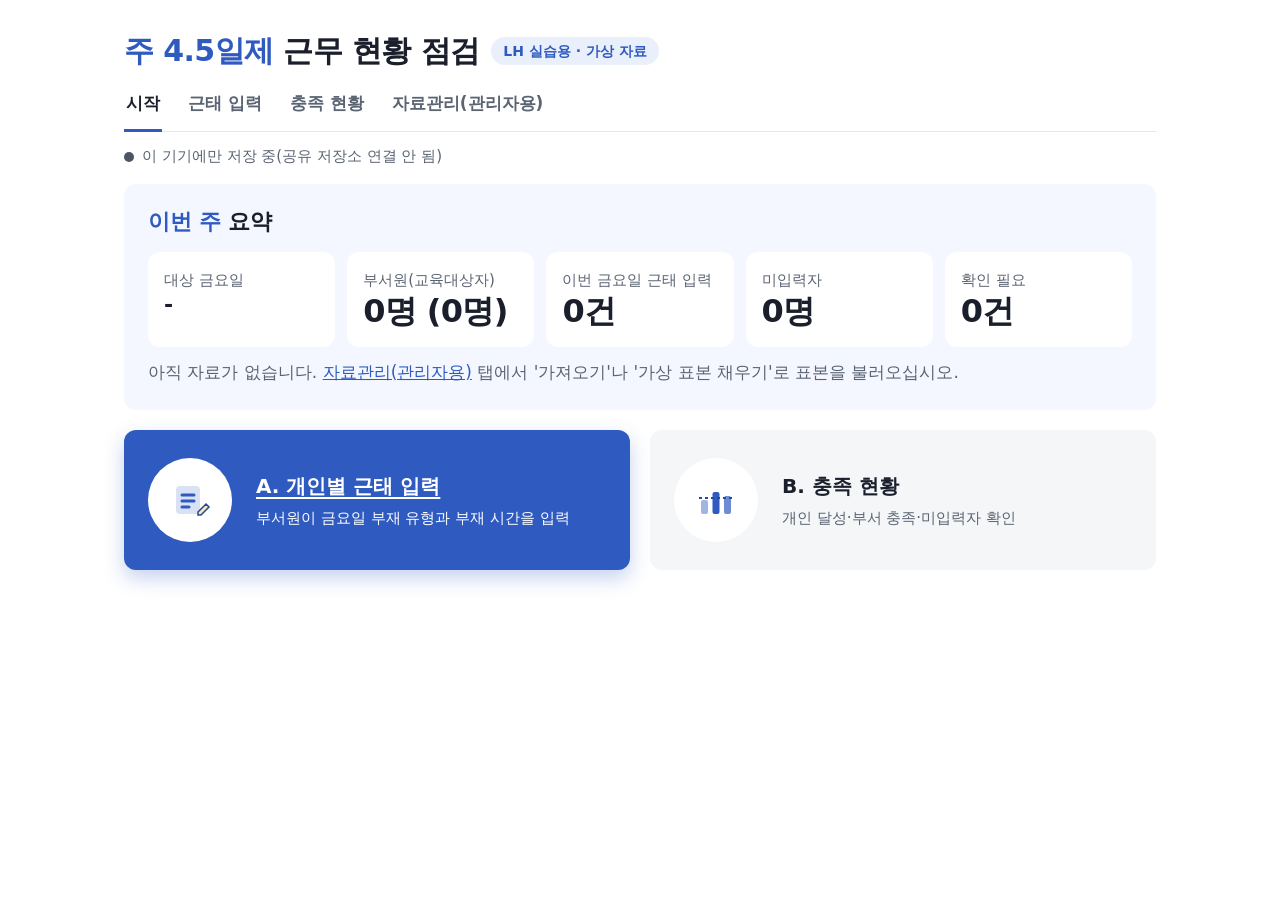
<file: index.html>
<!doctype html>
<html lang="ko"><head><meta charset="utf-8"><title>주 4.5일제 근무 현황 점검</title>
<meta http-equiv="refresh" content="0; url=tools/index.html"></head>
<body><p><a href="tools/index.html">시작 페이지로 이동</a></p></body></html>
</file>
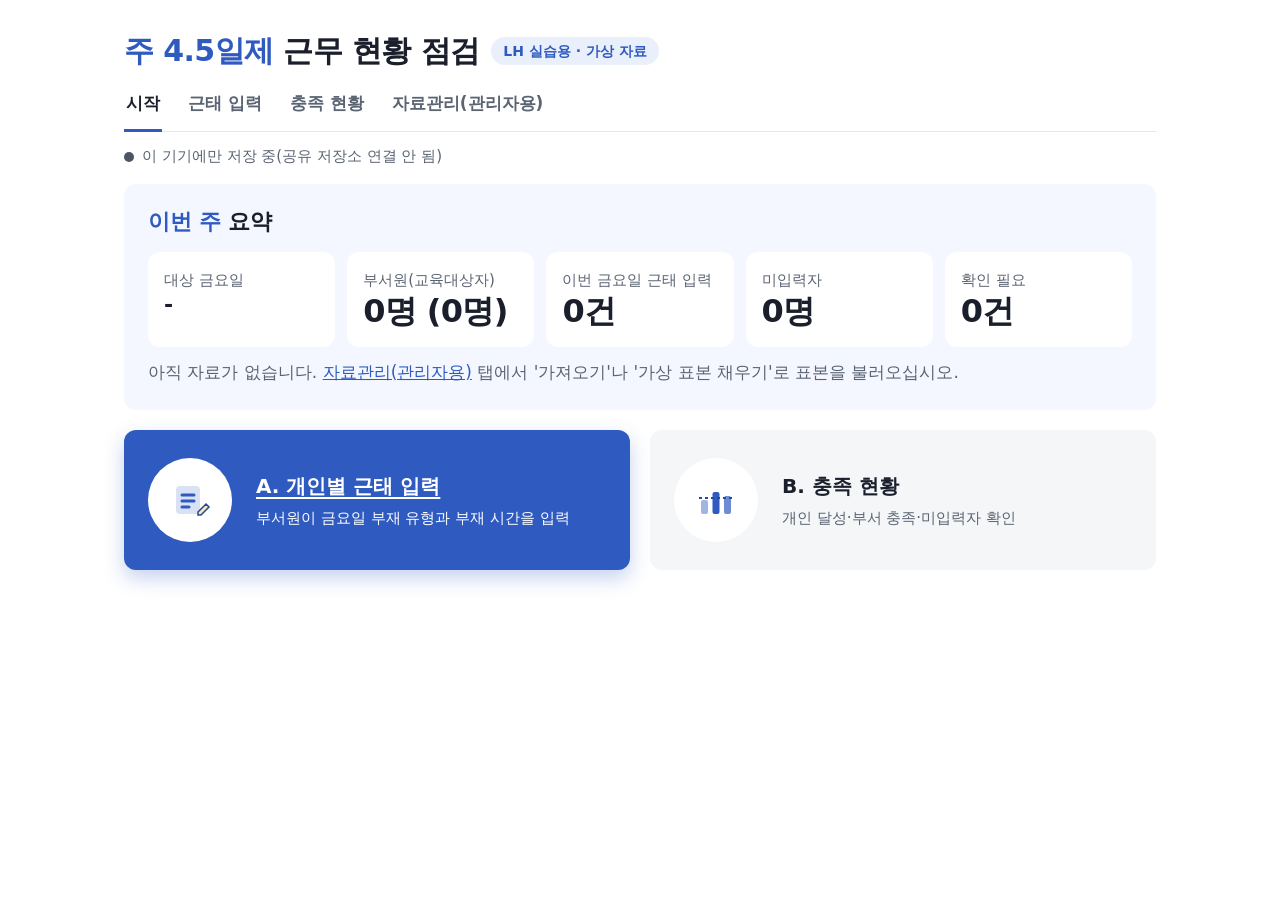
<file: tools/index.html>
<!doctype html>
<html lang="ko">
<head>
<meta charset="utf-8">
<meta name="viewport" content="width=device-width, initial-scale=1">
<title>주 4.5일제 근무 현황 점검</title>
<link rel="stylesheet" href="assets/style.css">
<style>
  .summary { display: grid; grid-template-columns: repeat(5, 1fr); gap: 12px; }
  @media (max-width: 900px) { .summary { grid-template-columns: repeat(3, 1fr); } }
  @media (max-width: 640px) { .summary { grid-template-columns: repeat(2, 1fr); } }
  .summary > div { background: var(--card); border-radius: var(--r-card); padding: var(--s3) var(--s3); }
  .summary .label { color: var(--muted); font-size: var(--fs-small); }
  .summary .value { font-size: var(--fs-num); font-weight: 800; line-height: 1.2; font-variant-numeric: tabular-nums; letter-spacing: -0.02em; }
  .summary .value.date { font-size: 22px; }
  .summary .value { white-space: nowrap; }
  @media (max-width: 640px) { .summary .value { font-size: 24px; } .summary .value.date { font-size: 18px; } }
  .empty { color: var(--muted); margin: var(--s2) 0 0; }
  .empty a { color: var(--primary); }
  /* LH 바로가기 카드처럼: 중요한 하나만 진한 파랑 */
  .go { display: grid; grid-template-columns: 1fr 1fr; gap: 20px; margin-bottom: 20px; }
  @media (max-width: 640px) { .go { grid-template-columns: 1fr; } }
  .go a {
    display: flex; align-items: center; gap: var(--s4); padding: 28px var(--s4); border-radius: var(--r-card);
    text-decoration: none; background: var(--card-gray); color: var(--text); transition: transform .12s ease;
  }
  .go a:hover { transform: translateY(-2px); }
  .go a.main { background: var(--primary); color: var(--on-primary); box-shadow: 0 8px 20px rgba(47, 91, 193, .28); }
  .go .ico { flex: none; width: 84px; height: 84px; border-radius: 50%; background: #fff; display: grid; place-items: center; }
  .go strong { display: block; font-size: var(--fs-card); font-weight: 800; margin-bottom: 4px; }
  .go a.main strong { text-decoration: underline; text-underline-offset: 4px; }
  .go span.desc { display: block; color: var(--muted); font-size: var(--fs-small); }
  .go a.main span.desc { color: #fff; }
  @media (max-width: 640px) { .go .ico { width: 64px; height: 64px; } .go .ico svg { width: 34px; height: 34px; } }
</style>
</head>
<body>
<div class="wrap">
  <div class="title-row">
    <h1><span class="accent">주 4.5일제</span> 근무 현황 점검</h1>
    <span class="practice-tag">LH 실습용 · 가상 자료</span>
  </div>

  <nav class="menu" aria-label="메뉴">
    <a href="index.html" aria-current="page">시작</a>
    <a class="mobile-only" href="pages/summary.html">요약</a>
    <a href="pages/IN.html">근태 입력</a>
    <a href="pages/board.html">충족 현황</a>
    <a href="pages/admin.html">자료관리(관리자용)</a>
  </nav>
  <p class="sync-state" id="syncState" role="status" aria-live="polite"></p>

  <!-- PC 화면: 요약을 시작 페이지에 합쳐 보인다 (휴대폰은 요약 탭) -->
  <div class="section pc-only">
    <h2><span class="accent">이번 주</span> 요약</h2>
    <div class="summary">
      <div><div class="label">대상 금요일</div><div class="value date" id="sumFriday">-</div></div>
      <div><div class="label">부서원(교육대상자)</div><div class="value" id="sumMembers">0명</div></div>
      <div><div class="label">이번 금요일 근태 입력</div><div class="value" id="sumAttendance">0건</div></div>
      <div><div class="label">미입력자</div><div class="value" id="sumMissing">0명</div></div>
      <div><div class="label">확인 필요</div><div class="value" id="sumFlags">0건</div></div>
    </div>
    <p class="empty" id="sumEmpty">아직 자료가 없습니다. <a href="pages/admin.html">자료관리(관리자용)</a> 탭에서 '가져오기'나 '가상 표본 채우기'로 표본을 불러오십시오.</p>
  </div>

  <div class="go">
    <a href="pages/IN.html" class="main">
      <span class="ico" aria-hidden="true"><svg width="44" height="44" viewBox="0 0 44 44"><rect x="8" y="8" width="24" height="28" rx="4" fill="#fff"/><rect x="8" y="8" width="24" height="28" rx="4" fill="#2F5BC1" opacity=".18"/><path d="M14 17h12M14 23h12M14 29h7" stroke="#2F5BC1" stroke-width="3" stroke-linecap="round"/><path d="M30 34l8-8 3 3-8 8h-3z" fill="#FFE6A3" stroke="#24489A" stroke-width="1.5"/></svg></span>
      <span><strong>A. 개인별 근태 입력</strong><span class="desc">부서원이 금요일 부재 유형과 부재 시간을 입력</span></span>
    </a>
    <a href="pages/board.html">
      <span class="ico" aria-hidden="true"><svg width="44" height="44" viewBox="0 0 44 44"><rect x="7" y="22" width="7" height="14" rx="2" fill="#2F5BC1" opacity=".45"/><rect x="18.5" y="14" width="7" height="22" rx="2" fill="#2F5BC1"/><rect x="30" y="18" width="7" height="18" rx="2" fill="#2F5BC1" opacity=".7"/><path d="M5 20h34" stroke="#24489A" stroke-width="2" stroke-dasharray="3 3"/></svg></span>
      <span><strong>B. 충족 현황</strong><span class="desc">개인 달성·부서 충족·미입력자 확인</span></span>
    </a>
  </div>
</div>
<script src="assets/common.js"></script>
<script>
(function () {
  'use strict';
  function $(id) { return document.getElementById(id); }

  /* 미입력자·확인 필요 수 — 충족 현황 페이지(board.js)와 같은 기준으로 센다 */
  function countChecks(d) {
    var types = ['없음', '휴가', '출장'];
    var seen = Object.create(null), list = [];
    d.members.forEach(function (m) {
      if (m && typeof m.id === 'string' && m.id !== '' && !seen[m.id]) { seen[m.id] = true; list.push(m); }
    });
    var byId = Object.create(null), flags = 0, missing = 0;
    d.attendance.forEach(function (a) {
      if (!a || a.date !== d.targetFriday) { return; }
      if (!seen[a.id]) { flags += 1; return; }            /* 명단에 없는 사번 */
      (byId[a.id] = byId[a.id] || []).push(a);
    });
    list.forEach(function (m) {
      if (m.trainee === true) { return; }                 /* 교육대상자는 평가 제외 */
      var recs = byId[m.id] || [];
      if (recs.length > 1) { flags += 1; return; }         /* 중복 입력 */
      if (recs.length === 0) { missing += 1; return; }     /* 미입력 */
      var r = recs[0];
      var ok = types.indexOf(r.absentType) >= 0 && typeof r.absentHours === 'number' &&
        isFinite(r.absentHours) && r.absentHours >= 0 && r.absentHours <= 8;
      if (!ok) { flags += 1; }                             /* 값 오류 */
    });
    return { missing: missing, flags: flags };
  }

  function renderSummary() {
    var d = loadData();
    var trainees = d.members.filter(function (m) { return m && m.trainee === true; }).length;
    var thisFriday = d.attendance.filter(function (a) { return a && a.date === d.targetFriday; }).length;
    $('sumFriday').textContent = d.targetFriday || '-';
    $('sumMembers').textContent = d.members.length + '명 (' + trainees + '명)';
    $('sumAttendance').textContent = thisFriday + '건';
    var c = countChecks(d);
    $('sumMissing').textContent = c.missing + '명';
    $('sumFlags').textContent = c.flags + '건';
    $('sumEmpty').hidden = d.members.length > 0;
  }

  /* 공유 저장소 상태 한 줄 */
  function showSync(s) {
    var el = document.getElementById('syncState');
    el.textContent = s.message || '';
    el.className = 'sync-state ' + (!s.shared ? 'local' : (s.ok ? 'ok' : 'warn'));
  }

  startAutoSync(function (s) { showSync(s); if (s.changed) { renderSummary(); } });
  renderSummary();
})();
</script>
</body>
</html>
</file>
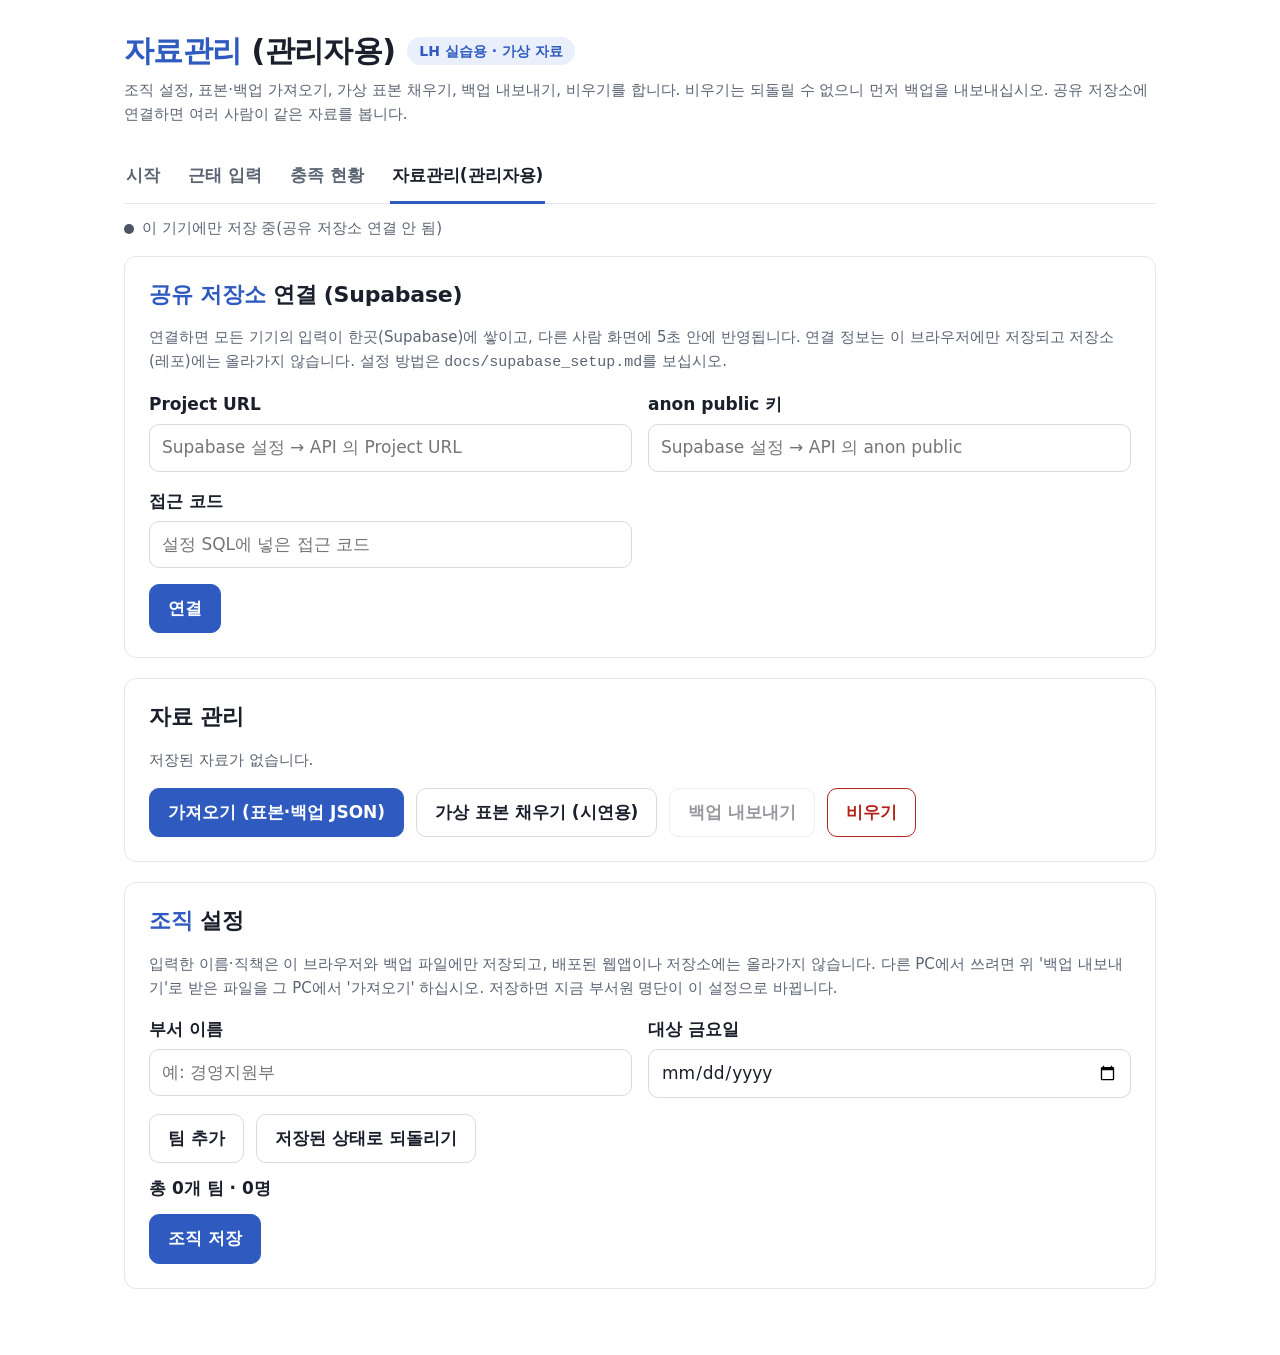
<file: tools/pages/admin.html>
<!doctype html>
<html lang="ko">
<head>
<meta charset="utf-8">
<meta name="viewport" content="width=device-width, initial-scale=1">
<title>자료관리(관리자용) — 주 4.5일제 근무 현황 점검</title>
<link rel="stylesheet" href="../assets/style.css">
<style>
  .state { color: var(--muted); font-size: var(--fs-small); margin: 0 0 var(--s3); }
  .org-top { display: grid; grid-template-columns: 1fr 1fr; gap: var(--s3); margin-bottom: var(--s3); }
  .org-top label, .team-head label { display: block; margin-bottom: 6px; font-weight: 600; }
  .org-top input, .team-head input { width: 100%; }
  .team { border: 1px dashed var(--dash); border-radius: 8px; padding: var(--s3); margin-bottom: var(--s3); }
  .team-head { display: grid; grid-template-columns: 1.4fr 110px auto; gap: var(--s2); align-items: end; margin-bottom: var(--s2); }
  .person { display: grid; grid-template-columns: 32px 1fr 1fr; gap: var(--s2); align-items: center; margin-bottom: var(--s2); }
  .person .no { color: var(--muted); text-align: right; font-variant-numeric: tabular-nums; }
  .org-total { font-weight: 700; margin: var(--s2) 0; }
  .privacy { color: var(--muted); font-size: var(--fs-small); margin: 0 0 var(--s3); }
  @media (max-width: 640px) {
    .org-top { grid-template-columns: 1fr; }
    .team-head { grid-template-columns: 1fr 90px; }
    .team-head .danger { grid-column: 1 / -1; }
    .person { grid-template-columns: 24px 1fr 1fr; gap: 6px; }
  }
</style>
</head>
<body>
<div class="wrap">
  <div class="title-row">
    <h1><span class="accent">자료관리</span> (관리자용)</h1>
    <span class="practice-tag">LH 실습용 · 가상 자료</span>
  </div>
  <p class="sub">조직 설정, 표본·백업 가져오기, 가상 표본 채우기, 백업 내보내기, 비우기를 합니다. 비우기는 되돌릴 수 없으니 먼저 백업을 내보내십시오. 공유 저장소에 연결하면 여러 사람이 같은 자료를 봅니다.</p>

  <nav class="menu" aria-label="메뉴">
    <a href="../index.html">시작</a>
    <a class="mobile-only" href="summary.html">요약</a>
    <a href="IN.html">근태 입력</a>
    <a href="board.html">충족 현황</a>
    <a href="admin.html" aria-current="page">자료관리(관리자용)</a>
  </nav>
  <p class="sync-state" id="syncState" role="status" aria-live="polite"></p>

  <div class="card">
    <h2><span class="accent">공유 저장소</span> 연결 (Supabase)</h2>
    <p class="privacy">연결하면 모든 기기의 입력이 한곳(Supabase)에 쌓이고, 다른 사람 화면에 5초 안에 반영됩니다. 연결 정보는 이 브라우저에만 저장되고 저장소(레포)에는 올라가지 않습니다. 설정 방법은 <code>docs/supabase_setup.md</code>를 보십시오.</p>
    <div id="sharedForm">
      <div class="org-top">
        <div><label for="shUrl">Project URL</label><input id="shUrl" type="text" autocomplete="off" placeholder="Supabase 설정 → API 의 Project URL"></div>
        <div><label for="shKey">anon public 키</label><input id="shKey" type="password" autocomplete="off" placeholder="Supabase 설정 → API 의 anon public"></div>
      </div>
      <div class="org-top">
        <div><label for="shCode">접근 코드</label><input id="shCode" type="password" autocomplete="off" placeholder="설정 SQL에 넣은 접근 코드"></div>
      </div>
      <div class="row"><button type="button" class="primary" id="shConnectBtn">연결</button></div>
    </div>
    <div id="sharedOn" hidden>
      <p class="state" id="shState"></p>
      <div class="row">
        <button type="button" id="shLinkBtn">직원용 링크 복사</button>
        <button type="button" class="danger" id="shOffBtn">이 기기 연결 끊기</button>
      </div>
      <input id="shLink" type="text" readonly hidden style="width:100%;margin-top:var(--s2)" aria-label="직원용 링크">
      <p class="privacy" style="margin-top:var(--s2)">직원용 링크에는 접근 코드가 들어 있습니다. 부서원에게만 전달하십시오. 링크는 배포 주소에서 복사해야 휴대폰에서 열립니다. 접근 코드를 바꾸면(설정 SQL 마지막 줄) 예전 링크는 막힙니다.</p>
    </div>
    <div class="msg" id="shMsg" role="status" aria-live="polite" hidden></div>
  </div>

  <div class="card">
    <h2>자료 관리</h2>
    <p class="state" id="stateLine"></p>
    <div class="row">
      <button type="button" class="primary" id="importBtn">가져오기 (표본·백업 JSON)</button>
      <button type="button" id="sampleBtn">가상 표본 채우기 (시연용)</button>
      <input type="file" id="importFile" accept=".json,application/json" hidden>
      <button type="button" id="exportBtn">백업 내보내기</button>
      <button type="button" class="danger" id="clearBtn">비우기</button>
    </div>
    <div class="msg" id="manageMsg" role="status" aria-live="polite" hidden></div>
  </div>

  <div class="card">
    <h2><span class="accent">조직</span> 설정</h2>
    <p class="privacy">입력한 이름·직책은 이 브라우저와 백업 파일에만 저장되고, 배포된 웹앱이나 저장소에는 올라가지 않습니다. 다른 PC에서 쓰려면 위 '백업 내보내기'로 받은 파일을 그 PC에서 '가져오기' 하십시오. 저장하면 지금 부서원 명단이 이 설정으로 바뀝니다.</p>
    <div class="org-top">
      <div><label for="orgDept">부서 이름</label><input id="orgDept" type="text" maxlength="30" placeholder="예: 경영지원부"></div>
      <div><label for="orgFriday">대상 금요일</label><input id="orgFriday" type="date"></div>
    </div>
    <div id="teamList"></div>
    <div class="row">
      <button type="button" id="addTeamBtn">팀 추가</button>
      <button type="button" id="resetOrgBtn">저장된 상태로 되돌리기</button>
    </div>
    <p class="org-total" id="orgTotal"></p>
    <div class="row"><button type="button" class="primary" id="saveOrgBtn">조직 저장</button></div>
    <div class="msg" id="orgMsg" role="status" aria-live="polite" hidden></div>
  </div>
</div>
<script src="../assets/common.js"></script>
<script>
(function () {
  'use strict';
  function $(id) { return document.getElementById(id); }

  function showMsg(text, kind, id) {
    var el = $(id || 'manageMsg');
    el.textContent = text;
    el.className = 'msg ' + kind;
    el.hidden = false;
  }

  /* 지금 저장된 자료 상태 한 줄 + 백업 버튼 켜고 끄기 */
  function renderState() {
    var d = loadData();
    $('stateLine').textContent = d.members.length === 0 && d.attendance.length === 0
      ? '저장된 자료가 없습니다.'
      : '저장된 자료: 대상 금요일 ' + (d.targetFriday || '-') + ' · 부서원 ' + d.members.length + '명 · 근태 ' + d.attendance.length + '건';
    $('exportBtn').disabled = d.members.length === 0 && d.attendance.length === 0;
  }

  /* 가상 표본 채우기(시연용) — fetch를 쓸 수 없어 data/team_sample.json과 같은 내용을 여기 한 벌 둔다.
     표본 파일을 바꾸면 이 값도 함께 바꾼다. */
  var SAMPLE = {"targetFriday":"2026-11-27","members":[{"id":"M01","dept":"가상1부","trainee":false},{"id":"M02","dept":"가상1부","trainee":false},{"id":"M03","dept":"가상1부","trainee":false},{"id":"M04","dept":"가상1부","trainee":false},{"id":"M05","dept":"가상1부","trainee":false},{"id":"M06","dept":"가상1부","trainee":true},{"id":"M07","dept":"가상2부","trainee":false},{"id":"M08","dept":"가상2부","trainee":false},{"id":"M09","dept":"가상2부","trainee":false},{"id":"M10","dept":"가상2부","trainee":false},{"id":"M11","dept":"가상2부","trainee":true},{"id":"M12","dept":"가상2부","trainee":true},{"id":"M13","dept":"가상3부","trainee":false},{"id":"M14","dept":"가상3부","trainee":false},{"id":"M15","dept":"가상3부","trainee":false},{"id":"M16","dept":"가상3부","trainee":false},{"id":"M17","dept":"가상3부","trainee":false},{"id":"M18","dept":"가상3부","trainee":false}],"attendance":[{"id":"M01","date":"2026-11-27","absentType":"휴가","absentHours":8},{"id":"M02","date":"2026-11-27","absentType":"출장","absentHours":4},{"id":"M03","date":"2026-11-27","absentType":"휴가","absentHours":3.5},{"id":"M04","date":"2026-11-27","absentType":"없음","absentHours":0},{"id":"M06","date":"2026-11-27","absentType":"없음","absentHours":0},{"id":"M07","date":"2026-11-27","absentType":"휴가","absentHours":4},{"id":"M08","date":"2026-11-27","absentType":"출장","absentHours":6},{"id":"M09","date":"2026-11-27","absentType":"없음","absentHours":0},{"id":"M11","date":"2026-11-27","absentType":"휴가","absentHours":8},{"id":"M13","date":"2026-11-27","absentType":"휴가","absentHours":8},{"id":"M14","date":"2026-11-27","absentType":"출장","absentHours":8},{"id":"M15","date":"2026-11-27","absentType":"휴가","absentHours":5},{"id":"M16","date":"2026-11-27","absentType":"없음","absentHours":0},{"id":"M17","date":"2026-11-27","absentType":"휴가","absentHours":4},{"id":"M17","date":"2026-11-27","absentType":"없음","absentHours":0},{"id":"M18","date":"2026-11-27","absentType":"휴가","absentHours":4}]};
  $('sampleBtn').addEventListener('click', function () {
    var d = loadData();
    if ((d.members.length > 0 || d.attendance.length > 0) &&
        !window.confirm('지금 자료를 지우고 가상 표본으로 바꾸시겠습니까?')) {
      showMsg('자료는 그대로입니다.', 'warn');
      return;
    }
    var copy = JSON.parse(JSON.stringify(SAMPLE));
    if (getShared()) {
      sharedImport(copy).then(function (r) {
        showMsg(r.ok ? '가상 표본을 공유 저장소에 채웠습니다. 부서원 ' + copy.members.length + '명, 근태 ' + copy.attendance.length + '건(같은 사람·날짜가 여러 건이면 마지막 건만 남음)' : r.message, r.ok ? 'ok' : 'error');
        renderState(); loadOrg(); renderOrg();
      });
      return;
    }
    if (!saveData(copy)) { showMsg('이 브라우저에서는 저장할 수 없습니다.', 'error'); return; }
    showMsg('가상 표본을 채웠습니다. 부서원 ' + copy.members.length + '명, 근태 ' + copy.attendance.length + '건', 'ok');
    renderState(); loadOrg(); renderOrg();
  });

  $('importBtn').addEventListener('click', function () { $('importFile').click(); });
  $('importFile').addEventListener('change', function (e) {
    var file = e.target.files && e.target.files[0];
    e.target.value = '';
    if (!file) { return; }
    importJson(file).then(function (r) {
      showMsg(r.message, r.ok ? 'ok' : 'error');
      renderState(); loadOrg(); renderOrg();
    });
  });
  $('exportBtn').addEventListener('click', function () {
    exportJson();
    showMsg('백업 파일(team2g_backup.json)을 내려받았습니다.', 'ok');
  });
  $('clearBtn').addEventListener('click', function () {
    if (getShared()) {
      showMsg('공유 저장소에 연결된 동안에는 비울 수 없습니다(모두의 자료이기 때문). 조직 설정으로 명단을 바꾸거나, 이 기기 연결을 먼저 끊으십시오.', 'warn');
      return;
    }
    if (!window.confirm('저장된 자료를 모두 지우시겠습니까? 필요하면 먼저 백업을 내보내십시오.')) { return; }
    clearData();
    showMsg('자료를 비웠습니다. 가져오기로 표본을 다시 불러올 수 있습니다.', 'ok');
    renderState(); loadOrg(); renderOrg();
  });

  /* ---- 조직 설정: 부서 이름·팀·팀별 인원(이름·직책)을 입력해 부서원 명단(members)으로 저장 ---- */
  var org = { dept: '', friday: '', teams: [] };
  var orgWasMulti = false;

  function blankPerson() { return { id: '', name: '', position: '', trainee: false }; }

  function loadOrg() {
    var d = loadData();
    var depts = [];
    d.members.forEach(function (m) {
      if (m && typeof m.dept === 'string' && depts.indexOf(m.dept) < 0) { depts.push(m.dept); }
    });
    org = { dept: '', friday: d.targetFriday || '', teams: [] };
    orgWasMulti = depts.length > 1;
    if (depts.length !== 1) { return; }
    org.dept = depts[0];
    var idx = Object.create(null);
    d.members.forEach(function (m) {
      if (!m || typeof m.id !== 'string') { return; }
      var tn = typeof m.team === 'string' && m.team !== '' ? m.team : '팀 없음';
      if (!(tn in idx)) { idx[tn] = org.teams.length; org.teams.push({ name: tn, people: [] }); }
      org.teams[idx[tn]].people.push({
        id: m.id,
        name: typeof m.name === 'string' ? m.name : '',
        position: typeof m.position === 'string' ? m.position : '',
        trainee: m.trainee === true
      });
    });
  }

  function mk(tag, cls, text) {
    var e = document.createElement(tag);
    if (cls) { e.className = cls; }
    if (text !== undefined) { e.textContent = text; }
    return e;
  }

  function field(labelText, input, id) {
    var wrap = mk('div');
    var lb = mk('label', '', labelText);
    input.id = id;
    lb.setAttribute('for', id);
    wrap.appendChild(lb);
    wrap.appendChild(input);
    return wrap;
  }

  function orgCount() {
    var n = 0;
    org.teams.forEach(function (t) { n += t.people.length; });
    return n;
  }

  function renderTotal() {
    $('orgTotal').textContent = '총 ' + org.teams.length + '개 팀 · ' + orgCount() + '명';
  }

  function setCount(ti, n) {
    var t = org.teams[ti];
    n = Math.floor(Number(n));
    if (!isFinite(n) || n < 1) { n = 1; }
    if (n > 100) { n = 100; }
    if (n < t.people.length) {
      var filled = t.people.slice(n).some(function (p) { return p.name !== '' || p.position !== ''; });
      if (filled && !window.confirm('줄어드는 인원의 이름·직책 입력이 지워집니다. 줄이시겠습니까?')) { renderOrg(); return; }
      t.people.length = n;
    }
    while (t.people.length < n) { t.people.push(blankPerson()); }
    renderOrg();
  }

  function renderOrg() {
    $('orgDept').value = org.dept;
    $('orgFriday').value = org.friday;
    var box = $('teamList');
    box.textContent = '';
    org.teams.forEach(function (t, ti) {
      var card = mk('div', 'team');
      var head = mk('div', 'team-head');
      var nameIn = mk('input'); nameIn.type = 'text'; nameIn.maxLength = 30; nameIn.placeholder = '예: 1팀'; nameIn.value = t.name;
      nameIn.addEventListener('input', function () { t.name = nameIn.value; });
      head.appendChild(field('팀 이름', nameIn, 'teamName' + ti));
      var cnt = mk('input'); cnt.type = 'number'; cnt.min = '1'; cnt.max = '100'; cnt.step = '1'; cnt.value = String(t.people.length);
      cnt.addEventListener('change', function () { setCount(ti, cnt.value); });
      head.appendChild(field('인원 수', cnt, 'teamCount' + ti));
      var del = mk('button', 'danger', '팀 삭제'); del.type = 'button';
      del.addEventListener('click', function () {
        var filled = t.people.some(function (p) { return p.name !== '' || p.position !== ''; });
        if (filled && !window.confirm('이 팀의 입력을 지우시겠습니까?')) { return; }
        org.teams.splice(ti, 1);
        renderOrg();
      });
      head.appendChild(del);
      card.appendChild(head);
      t.people.forEach(function (p, pi) {
        var row = mk('div', 'person');
        row.appendChild(mk('span', 'no', String(pi + 1)));
        var n = mk('input'); n.type = 'text'; n.maxLength = 30; n.placeholder = '이름'; n.value = p.name;
        n.setAttribute('aria-label', (t.name || '팀 ' + (ti + 1)) + ' ' + (pi + 1) + '번 이름');
        n.addEventListener('input', function () { p.name = n.value; });
        var po = mk('input'); po.type = 'text'; po.maxLength = 30; po.placeholder = '직책'; po.value = p.position;
        po.setAttribute('aria-label', (t.name || '팀 ' + (ti + 1)) + ' ' + (pi + 1) + '번 직책');
        po.addEventListener('input', function () { p.position = po.value; });
        row.appendChild(n); row.appendChild(po);
        card.appendChild(row);
      });
      box.appendChild(card);
    });
    renderTotal();
  }

  function nextId(used) {
    var n = 1, id;
    do { id = 'E' + ('000' + n).slice(-3); n += 1; } while (used[id]);
    used[id] = true;
    return id;
  }

  function orgProblem() {
    if (org.dept.trim() === '') { return '부서 이름을 입력하십시오.'; }
    if (!/^\d{4}-\d{2}-\d{2}$/.test(org.friday)) { return '대상 금요일을 선택하십시오.'; }
    if (org.teams.length === 0) { return '팀을 하나 이상 추가하십시오.'; }
    var seen = Object.create(null);
    for (var i = 0; i < org.teams.length; i++) {
      var t = org.teams[i], tn = t.name.trim();
      if (tn === '') { return (i + 1) + '번째 팀의 이름을 입력하십시오.'; }
      if (seen[tn]) { return "팀 이름 '" + tn + "'이(가) 겹칩니다."; }
      seen[tn] = true;
      for (var j = 0; j < t.people.length; j++) {
        if (t.people[j].name.trim() === '') { return "'" + tn + "' 팀 " + (j + 1) + '번 인원의 이름을 입력하십시오.'; }
      }
    }
    return null;
  }

  function saveOrg() {
    org.dept = $('orgDept').value;
    org.friday = $('orgFriday').value;
    var problem = orgProblem();
    if (problem) { showMsg(problem + ' 저장되지 않았습니다.', 'error', 'orgMsg'); return; }
    if (new Date(org.friday + 'T00:00:00').getDay() !== 5 &&
        !window.confirm('선택한 날짜가 금요일이 아닙니다. 그대로 저장하시겠습니까?')) {
      showMsg('저장하지 않았습니다.', 'warn', 'orgMsg');
      return;
    }
    var cur = loadData();
    var used = Object.create(null);
    org.teams.forEach(function (t) { t.people.forEach(function (p) { if (p.id) { used[p.id] = true; } }); });
    var members = [];
    var keep = Object.create(null);
    var dept = org.dept.trim();
    org.teams.forEach(function (t) {
      t.people.forEach(function (p) {
        var id = p.id || nextId(used);
        keep[id] = true;
        members.push({ id: id, dept: dept, trainee: p.trainee === true, team: t.name.trim(), name: p.name.trim(), position: p.position.trim() });
      });
    });
    var attendance = cur.attendance.filter(function (a) { return a && keep[a.id]; });
    var dropped = cur.attendance.length - attendance.length;
    if (cur.members.length > 0 && (orgWasMulti || dropped > 0) &&
        !window.confirm((orgWasMulti ? '여러 부서의 자료가 저장되어 있습니다. ' : '') +
          '저장하면 명단에서 빠진 사번의 근태 ' + dropped + '건이 지워지고 부서원 명단이 바뀝니다. 계속하시겠습니까?')) {
      showMsg('저장하지 않았습니다. 자료는 그대로입니다.', 'warn', 'orgMsg');
      return;
    }
    if (getShared()) {
      $('saveOrgBtn').disabled = true;
      sharedSaveOrg(org.friday, members).then(function (r) {
        $('saveOrgBtn').disabled = false;
        if (!r.ok) { showMsg(r.message + ' 저장되지 않았습니다.', 'error', 'orgMsg'); return; }
        showMsg('조직을 공유 저장소에 저장했습니다. ' + dept + ' · ' + org.teams.length + '개 팀 · ' + members.length + '명', 'ok', 'orgMsg');
        loadOrg(); renderOrg(); renderState();
      });
      return;
    }
    if (!saveData({ targetFriday: org.friday, members: members, attendance: attendance })) {
      showMsg('이 브라우저에서는 저장할 수 없습니다.', 'error', 'orgMsg');
      return;
    }
    showMsg('조직을 저장했습니다. ' + dept + ' · ' + org.teams.length + '개 팀 · ' + members.length + '명', 'ok', 'orgMsg');
    loadOrg();
    renderOrg();
    renderState();
  }

  $('addTeamBtn').addEventListener('click', function () {
    org.dept = $('orgDept').value;
    org.friday = $('orgFriday').value;
    org.teams.push({ name: '', people: [blankPerson()] });
    renderOrg();
  });
  $('resetOrgBtn').addEventListener('click', function () {
    loadOrg();
    renderOrg();
    showMsg('저장된 상태로 되돌렸습니다.', 'ok', 'orgMsg');
  });
  $('saveOrgBtn').addEventListener('click', saveOrg);

  /* ---- 공유 저장소 연결 ---- */
  function showSync(s) {
    var el = $('syncState');
    el.textContent = s.message || '';
    el.className = 'sync-state ' + (!s.shared ? 'local' : (s.ok ? 'ok' : 'warn'));
  }

  /* 연결·끊기 직후에는 다음 자동 읽기(5초)를 기다리지 않고 상태 줄을 바로 바꾼다 */
  function renderShared() {
    showSync(getShared()
      ? { shared: true, ok: true, message: '공유 저장소 연결됨' }
      : { shared: false, ok: false, message: '이 기기에만 저장 중(공유 저장소 연결 안 됨)' });
    var c = getShared();
    $('sharedForm').hidden = !!c;
    $('sharedOn').hidden = !c;
    if (c) { $('shState').textContent = '연결됨: ' + c.url; }
    $('clearBtn').disabled = !!c;
  }

  $('shConnectBtn').addEventListener('click', function () {
    var url = $('shUrl').value.trim(), key = $('shKey').value.trim(), code = $('shCode').value;
    if (!/^[a-z]+:[/][/][^ ]+$/i.test(url) || key === '' || code === '') {
      showMsg('Project URL·anon public 키·접근 코드를 모두 넣으십시오.', 'error', 'shMsg');
      return;
    }
    var local = loadData();
    setShared({ url: url, key: key, code: code });
    $('shConnectBtn').disabled = true;
    syncPull().then(function (r) {
      $('shConnectBtn').disabled = false;
      if (!r.ok) {
        clearShared();
        saveData(local);
        showMsg(r.message + ' 연결하지 않았습니다.', 'error', 'shMsg');
        renderShared();
        return;
      }
      $('shKey').value = ''; $('shCode').value = '';
      var remote = loadData();
      if (remote.members.length === 0 && local.members.length > 0 &&
          window.confirm('공유 저장소가 비어 있습니다. 이 기기의 자료(부서원 ' + local.members.length + '명, 근태 ' + local.attendance.length + '건)를 올리시겠습니까?')) {
        sharedImport(local).then(function (u) {
          showMsg(u.ok ? '연결했고, 이 기기 자료를 공유 저장소에 올렸습니다.' : u.message, u.ok ? 'ok' : 'error', 'shMsg');
          renderShared(); renderState(); loadOrg(); renderOrg();
        });
        return;
      }
      showMsg('연결했습니다. 공유 저장소 자료를 불러왔습니다.', 'ok', 'shMsg');
      renderShared(); renderState(); loadOrg(); renderOrg();
    });
  });

  $('shOffBtn').addEventListener('click', function () {
    if (!window.confirm('이 기기의 공유 저장소 연결을 끊으시겠습니까? 공유 저장소의 자료는 지워지지 않습니다.')) { return; }
    clearShared();
    showMsg('연결을 끊었습니다. 이제 이 기기에만 저장합니다.', 'ok', 'shMsg');
    renderShared();
  });

  $('shLinkBtn').addEventListener('click', function () {
    var link = makeJoinLink(new URL('../index.html', location.href).href);
    var box = $('shLink');
    box.value = link; box.hidden = false; box.select();
    var done = function () { showMsg('직원용 링크를 복사했습니다. 부서원에게만 전달하십시오.', 'ok', 'shMsg'); };
    if (navigator.clipboard && navigator.clipboard.writeText) {
      navigator.clipboard.writeText(link).then(done, function () { showMsg('아래 칸의 링크를 길게 눌러 복사하십시오.', 'warn', 'shMsg'); });
    } else {
      showMsg('아래 칸의 링크를 복사하십시오.', 'warn', 'shMsg');
    }
  });

  /* 다른 사람이 바꾸면 상태 줄만 다시 그린다(조직 입력 칸은 입력 중일 수 있어 그대로) */
  startAutoSync(function (s) {
    showSync(s);
    if (s.changed) { renderState(); }
  });

  renderShared();
  loadOrg();
  renderOrg();
  renderState();
})();
</script>
</body>
</html>
</file>
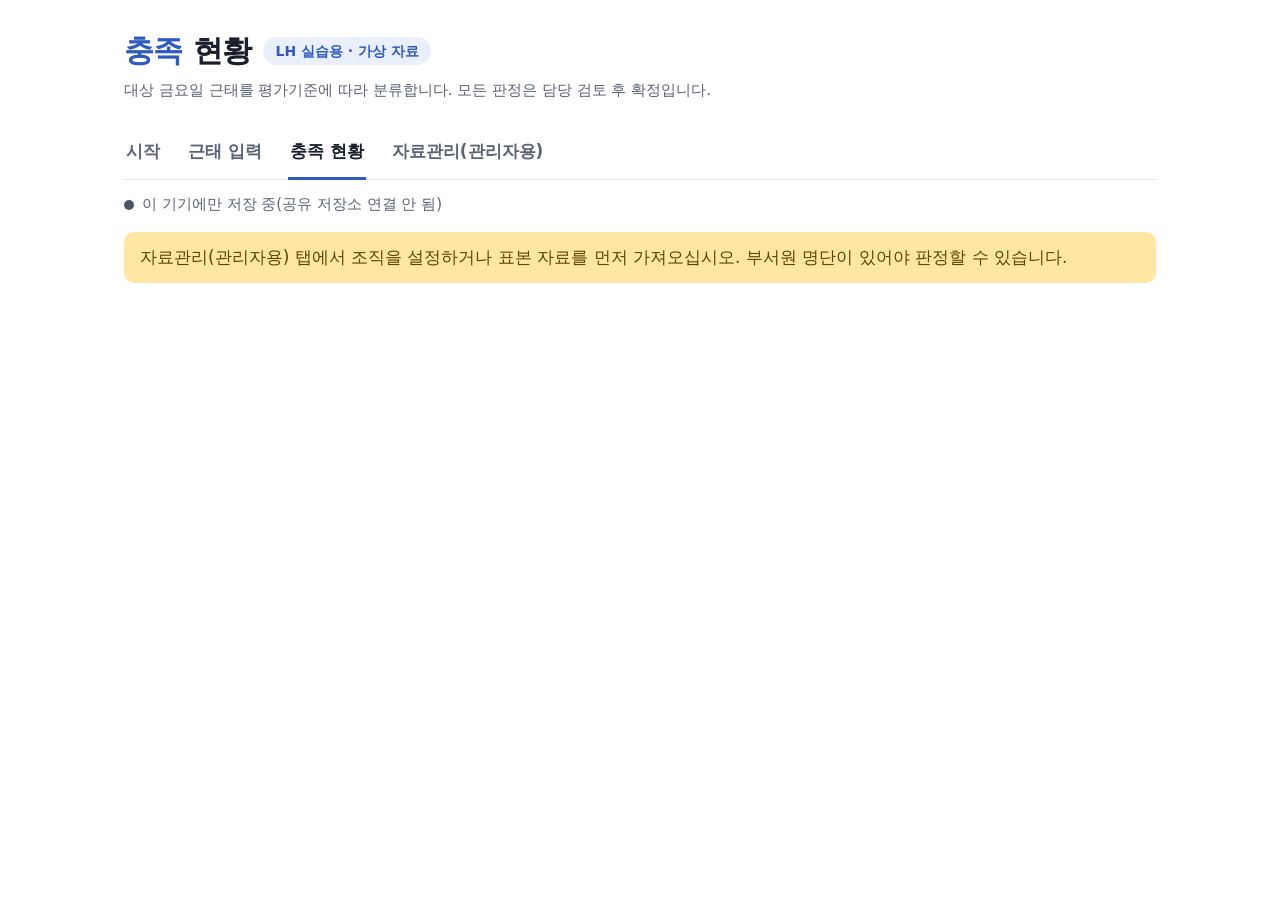
<file: tools/pages/board.html>
<!doctype html>
<html lang="ko">
<head>
<meta charset="utf-8">
<meta name="viewport" content="width=device-width, initial-scale=1">
<title>충족 현황 — 주 4.5일제 근무 현황 점검</title>
<link rel="stylesheet" href="../assets/style.css">
<style>
  .rule { color: var(--muted); font-size: var(--fs-small); margin: 0; padding-left: 20px; }
  .rule li { margin: 2px 0; }
  .notice { list-style: none; margin: 0; padding: 0; }
  .notice li { display: flex; flex-wrap: wrap; align-items: center; gap: var(--s2); padding: var(--s2) 0; border-bottom: 1px dashed var(--dash); }
  .notice li:last-child { border-bottom: 0; }
  .empty { color: var(--muted); margin: var(--s1) 0; }
  td .confirm { display: block; margin-top: 2px; }
  .filters { margin-bottom: var(--s2); }
  .chart { display: grid; gap: var(--s2); margin-bottom: 4px; }
  .chart-row { display: grid; grid-template-columns: 80px 1fr 64px 76px; align-items: center; gap: var(--s2); }
  .chart-row .name { font-weight: 700; }
  .chart-row .pct { text-align: right; font-weight: 800; font-variant-numeric: tabular-nums; }
  .chart-row svg { width: 100%; height: 22px; display: block; }
  .chart-row .none { color: var(--muted); font-size: var(--fs-small); }
  .chart-legend { margin: var(--s1) 0 var(--s3); }
  @media (max-width: 640px) { .chart-row { grid-template-columns: 64px 1fr 52px 64px; gap: 6px; } }
  th button.sort { border: 0; background: none; padding: 0; min-height: 0; font: inherit; color: inherit; cursor: pointer; }
  th button.sort:hover { color: var(--text); background: none; }
  .filters .check { display: inline-flex; align-items: center; gap: 8px; font-weight: 600; cursor: pointer; }
  .filters .check input { width: 20px; height: 20px; min-height: 0; }
  @media (max-width: 640px) {
    table { font-size: 15px; }
    th, td { padding: 10px 4px; }
    th, td:last-child { white-space: normal; }
    td:last-child .badge { white-space: normal; }
  }
</style>
</head>
<body>
<div class="wrap">
  <div class="title-row">
    <h1><span class="accent">충족</span> 현황</h1>
    <span class="practice-tag">LH 실습용 · 가상 자료</span>
  </div>
  <p class="sub">대상 금요일 근태를 평가기준에 따라 분류합니다. 모든 판정은 담당 검토 후 확정입니다.</p>

  <nav class="menu" aria-label="메뉴">
    <a href="../index.html">시작</a>
    <a class="mobile-only" href="summary.html">요약</a>
    <a href="IN.html">근태 입력</a>
    <a href="board.html" aria-current="page">충족 현황</a>
    <a href="admin.html">자료관리(관리자용)</a>
  </nav>
  <p class="sync-state" id="syncState" role="status" aria-live="polite"></p>

  <div class="msg warn" id="needData" hidden>자료관리(관리자용) 탭에서 조직을 설정하거나 표본 자료를 먼저 가져오십시오. 부서원 명단이 있어야 판정할 수 있습니다.</div>

  <div id="report" hidden>
    <div class="card gray">
      <h2>대상 금요일 <span class="accent" id="targetFriday"></span></h2>
      <ul class="rule">
        <li>개인 달성: 금요일 8시간 중 휴가·출장 부재가 4시간 이상</li>
        <li>부서 충족: 평가대상자의 50% 이상이 개인 달성</li>
        <li>평가대상자: 부서원 중 교육대상자를 뺀 인원. 미입력자는 평가대상자에 넣고 달성으로 세지 않음</li>
      </ul>
    </div>

    <div class="card">
      <h2><span class="accent">부서별</span> 충족 여부</h2>
      <div class="chart" id="chart" aria-label="부서별 달성 비율 막대그래프"></div>
      <p class="confirm chart-legend">막대 = 평가대상자 중 개인 달성 비율 · 점선 = 50% 기준선</p>
      <div class="table-wrap"><table id="deptTable"></table></div>
    </div>

    <div class="card">
      <h2><span class="accent">확인</span> 목록</h2>
      <div class="tabs" role="tablist" aria-label="확인 목록">
        <button type="button" role="tab" id="tabMissing" aria-selected="true" aria-controls="missingList">미입력자 <span id="missingCount"></span></button>
        <button type="button" role="tab" id="tabFlags" aria-selected="false" aria-controls="flagList">확인 필요 <span id="flagCount"></span></button>
      </div>
      <div id="missingList" role="tabpanel"></div>
      <div id="flagList" role="tabpanel" hidden></div>
    </div>

    <div class="card">
      <h2><span class="accent">개인별</span> 현황</h2>
      <div class="row filters">
        <label for="deptFilter">부서</label>
        <select id="deptFilter"></select>
        <label class="check"><input type="checkbox" id="todoOnly"> 손볼 사람만 (미달성·미입력·확인 필요)</label>
        <span class="confirm" id="filterCount"></span>
      </div>
      <div class="table-wrap"><table id="personTable"></table></div>
      <div class="msg warn" id="filterEmpty" hidden>조건에 맞는 부서원이 없습니다.</div>
      <p class="confirm">머리글을 누르면 그 칸으로 정렬합니다(다시 누르면 반대 순서). 개인별 달성·미달성은 모두 담당 검토 후 확정입니다.</p>
    </div>
  </div>
</div>
<script src="../assets/common.js"></script>
<script src="../assets/board.js"></script>
</body>
</html>
</file>
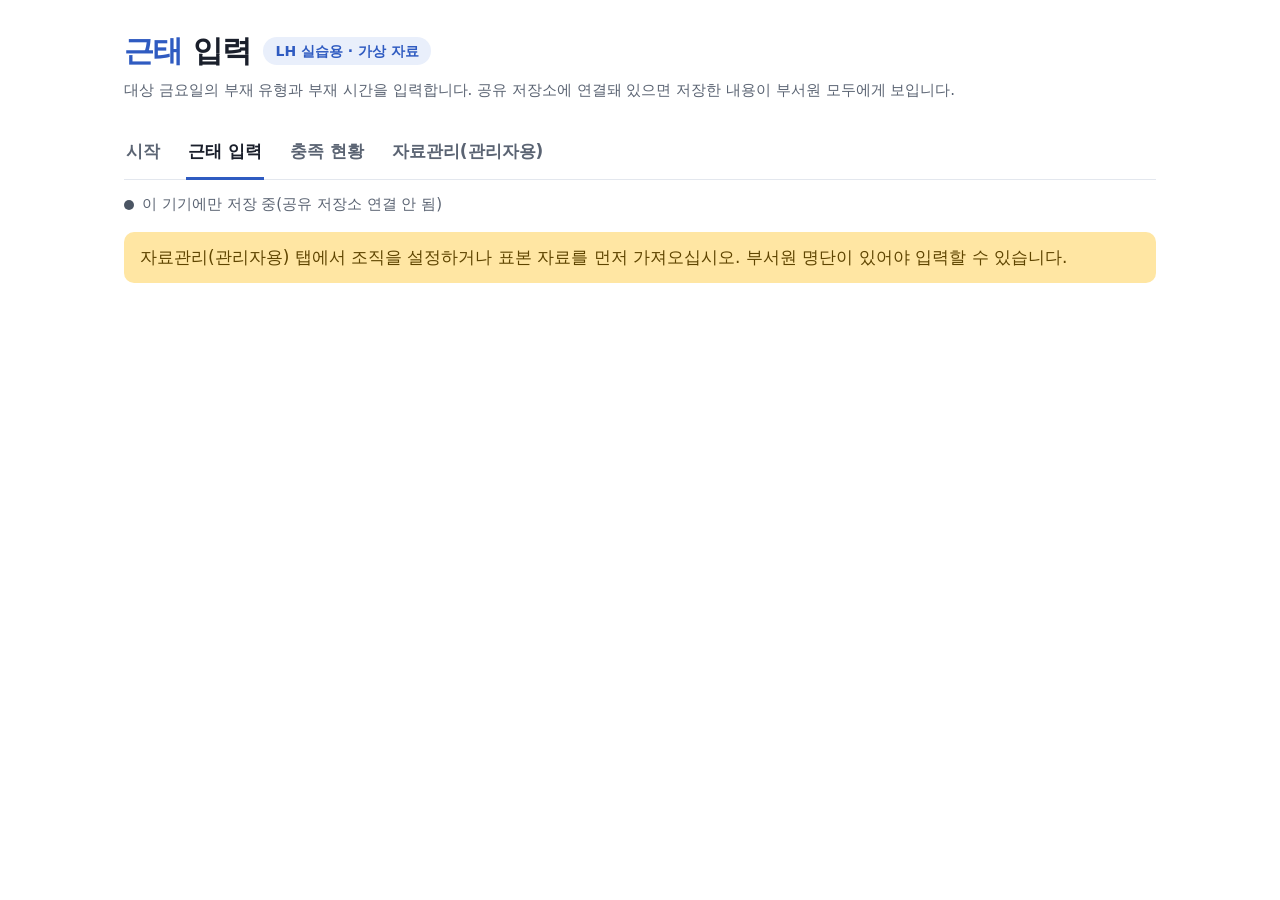
<file: tools/pages/IN.html>
<!doctype html>
<html lang="ko">
<head>
<meta charset="utf-8">
<meta name="viewport" content="width=device-width, initial-scale=1">
<title>근태 입력 — 주 4.5일제 근무 현황 점검</title>
<link rel="stylesheet" href="../assets/style.css">
<style>
  .form-grid { display: grid; grid-template-columns: 1.4fr 1fr 1fr; gap: var(--s3); }
  @media (max-width: 640px) { .form-grid { grid-template-columns: 1fr; } }
  .form-grid label { display: block; margin-bottom: 6px; }
  .form-grid select, .form-grid input { width: 100%; }
  .hint { color: var(--muted); font-size: var(--fs-small); margin: var(--s2) 0 0; }
  .friday { display: inline-block; margin-left: 6px; }
  .count { color: var(--muted); font-size: var(--fs-small); }
  .check { display: inline-flex; align-items: center; gap: 8px; margin-top: var(--s3); cursor: pointer; }
  .check input { width: 20px; height: 20px; min-height: 0; }
  .hint-inline { color: var(--muted); font-weight: 400; font-size: var(--fs-small); }
</style>
</head>
<body>
<div class="wrap">
  <div class="title-row">
    <h1><span class="accent">근태</span> 입력</h1>
    <span class="practice-tag">LH 실습용 · 가상 자료</span>
  </div>
  <p class="sub">대상 금요일의 부재 유형과 부재 시간을 입력합니다. 공유 저장소에 연결돼 있으면 저장한 내용이 부서원 모두에게 보입니다.</p>

  <nav class="menu" aria-label="메뉴">
    <a href="../index.html">시작</a>
    <a class="mobile-only" href="summary.html">요약</a>
    <a href="IN.html" aria-current="page">근태 입력</a>
    <a href="board.html">충족 현황</a>
    <a href="admin.html">자료관리(관리자용)</a>
  </nav>
  <p class="sync-state" id="syncState" role="status" aria-live="polite"></p>

  <div class="msg warn" id="needData" hidden>자료관리(관리자용) 탭에서 조직을 설정하거나 표본 자료를 먼저 가져오십시오. 부서원 명단이 있어야 입력할 수 있습니다.</div>

  <div class="section" id="formCard" hidden>
    <h2>대상 금요일 <span class="accent friday" id="targetFriday"></span></h2>
    <div class="card" style="margin-bottom:0">
      <div class="form-grid">
        <div>
          <label for="memberId">부서원</label>
          <select id="memberId"></select>
        </div>
        <div>
          <label for="absentType">부재 유형</label>
          <select id="absentType">
            <option value="없음">없음</option>
            <option value="휴가">휴가</option>
            <option value="출장">출장</option>
          </select>
        </div>
        <div>
          <label for="absentHours">부재 시간 (0~8시간)</label>
          <input id="absentHours" type="number" min="0" max="8" step="0.5" value="0" inputmode="decimal">
        </div>
      </div>
      <p class="hint" id="existing" aria-live="polite"></p>
      <label class="check" for="isTrainee"><input type="checkbox" id="isTrainee"> 교육대상자 <span class="hint-inline">— 체크하면 평가대상자(모수)에서 제외됩니다</span></label>
      <p class="hint">반차는 휴가 4시간으로 입력하십시오. 같은 사번을 다시 저장하면 기존 입력이 수정됩니다. 교육대상자는 부재가 없으면 '없음 · 0시간'으로 저장하십시오.</p>
      <div class="row" style="margin-top:var(--s3)">
        <button type="button" class="primary" id="saveBtn">저장</button>
        <span class="count" id="savedCount"></span>
      </div>
      <div class="msg" id="result" role="status" aria-live="polite" hidden></div>
    </div>
  </div>
</div>
<script src="../assets/common.js"></script>
<script src="../assets/IN.js"></script>
</body>
</html>
</file>
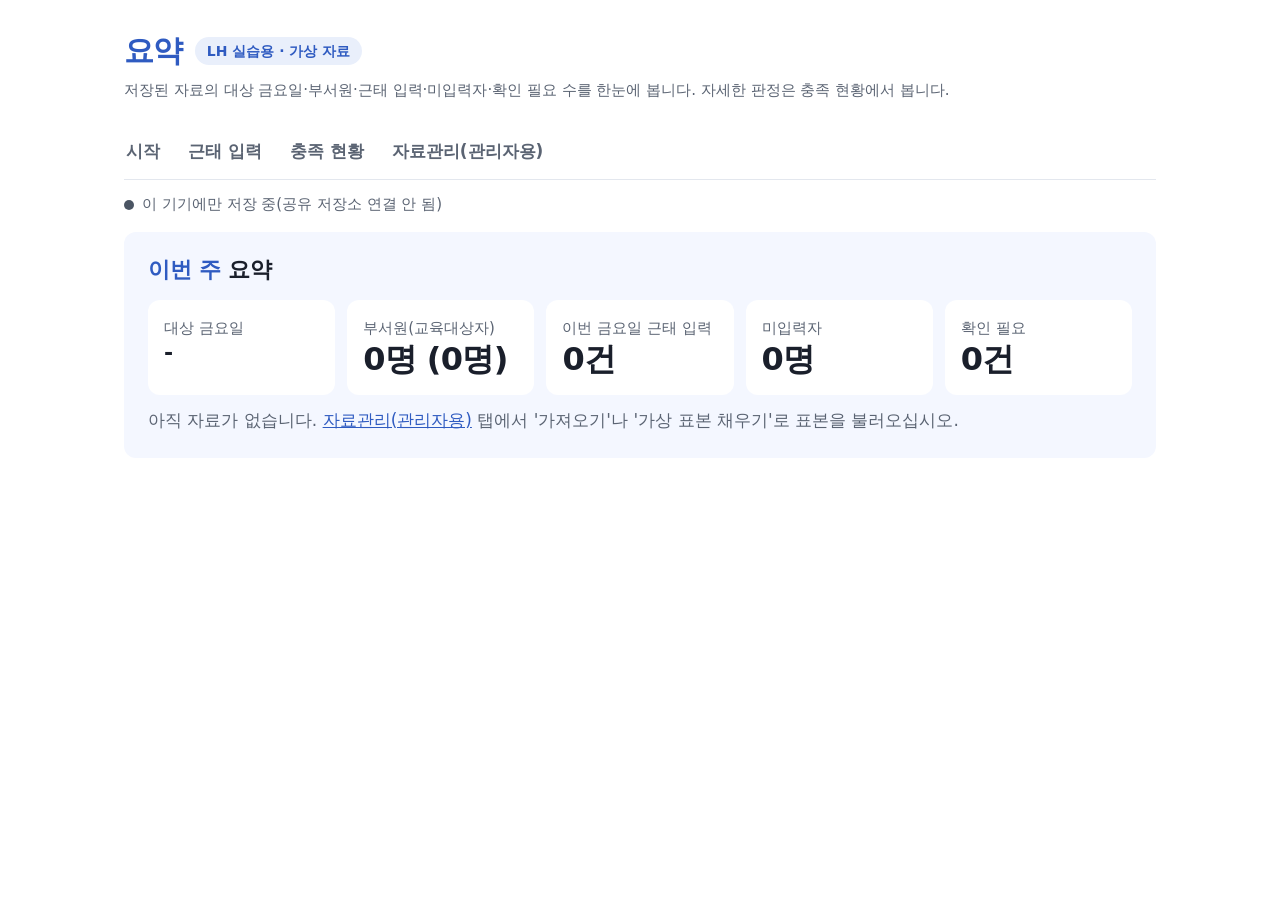
<file: tools/pages/summary.html>
<!doctype html>
<html lang="ko">
<head>
<meta charset="utf-8">
<meta name="viewport" content="width=device-width, initial-scale=1">
<title>요약 — 주 4.5일제 근무 현황 점검</title>
<link rel="stylesheet" href="../assets/style.css">
<style>
  .summary { display: grid; grid-template-columns: repeat(5, 1fr); gap: 12px; }
  @media (max-width: 900px) { .summary { grid-template-columns: repeat(3, 1fr); } }
  @media (max-width: 640px) { .summary { grid-template-columns: repeat(2, 1fr); } }
  .summary > div { background: var(--card); border-radius: var(--r-card); padding: var(--s3) var(--s3); }
  .summary .label { color: var(--muted); font-size: var(--fs-small); }
  .summary .value { font-size: var(--fs-num); font-weight: 800; line-height: 1.2; font-variant-numeric: tabular-nums; letter-spacing: -0.02em; }
  .summary .value.date { font-size: 22px; }
  .summary .value { white-space: nowrap; }
  @media (max-width: 640px) { .summary .value { font-size: 24px; } .summary .value.date { font-size: 18px; } }
  .empty { color: var(--muted); margin: var(--s2) 0 0; }
  .empty a { color: var(--primary); }
</style>
</head>
<body>
<div class="wrap">
  <div class="title-row">
    <h1><span class="accent">요약</span></h1>
    <span class="practice-tag">LH 실습용 · 가상 자료</span>
  </div>
  <p class="sub">저장된 자료의 대상 금요일·부서원·근태 입력·미입력자·확인 필요 수를 한눈에 봅니다. 자세한 판정은 충족 현황에서 봅니다.</p>

  <nav class="menu" aria-label="메뉴">
    <a href="../index.html">시작</a>
    <a class="mobile-only" href="summary.html" aria-current="page">요약</a>
    <a href="IN.html">근태 입력</a>
    <a href="board.html">충족 현황</a>
    <a href="admin.html">자료관리(관리자용)</a>
  </nav>
  <p class="sync-state" id="syncState" role="status" aria-live="polite"></p>

  <div class="section">
    <h2><span class="accent">이번 주</span> 요약</h2>
    <div class="summary">
      <div><div class="label">대상 금요일</div><div class="value date" id="sumFriday">-</div></div>
      <div><div class="label">부서원(교육대상자)</div><div class="value" id="sumMembers">0명</div></div>
      <div><div class="label">이번 금요일 근태 입력</div><div class="value" id="sumAttendance">0건</div></div>
      <div><div class="label">미입력자</div><div class="value" id="sumMissing">0명</div></div>
      <div><div class="label">확인 필요</div><div class="value" id="sumFlags">0건</div></div>
    </div>
    <p class="empty" id="sumEmpty">아직 자료가 없습니다. <a href="admin.html">자료관리(관리자용)</a> 탭에서 '가져오기'나 '가상 표본 채우기'로 표본을 불러오십시오.</p>
  </div>
</div>
<script src="../assets/common.js"></script>
<script>
(function () {
  'use strict';
  function $(id) { return document.getElementById(id); }

  /* 미입력자·확인 필요 수 — 충족 현황 페이지(board.js)와 같은 기준으로 센다 */
  function countChecks(d) {
    var types = ['없음', '휴가', '출장'];
    var seen = Object.create(null), list = [];
    d.members.forEach(function (m) {
      if (m && typeof m.id === 'string' && m.id !== '' && !seen[m.id]) { seen[m.id] = true; list.push(m); }
    });
    var byId = Object.create(null), flags = 0, missing = 0;
    d.attendance.forEach(function (a) {
      if (!a || a.date !== d.targetFriday) { return; }
      if (!seen[a.id]) { flags += 1; return; }            /* 명단에 없는 사번 */
      (byId[a.id] = byId[a.id] || []).push(a);
    });
    list.forEach(function (m) {
      if (m.trainee === true) { return; }                 /* 교육대상자는 평가 제외 */
      var recs = byId[m.id] || [];
      if (recs.length > 1) { flags += 1; return; }         /* 중복 입력 */
      if (recs.length === 0) { missing += 1; return; }     /* 미입력 */
      var r = recs[0];
      var ok = types.indexOf(r.absentType) >= 0 && typeof r.absentHours === 'number' &&
        isFinite(r.absentHours) && r.absentHours >= 0 && r.absentHours <= 8;
      if (!ok) { flags += 1; }                             /* 값 오류 */
    });
    return { missing: missing, flags: flags };
  }

  function renderSummary() {
    var d = loadData();
    var trainees = d.members.filter(function (m) { return m && m.trainee === true; }).length;
    var thisFriday = d.attendance.filter(function (a) { return a && a.date === d.targetFriday; }).length;
    $('sumFriday').textContent = d.targetFriday || '-';
    $('sumMembers').textContent = d.members.length + '명 (' + trainees + '명)';
    $('sumAttendance').textContent = thisFriday + '건';
    var c = countChecks(d);
    $('sumMissing').textContent = c.missing + '명';
    $('sumFlags').textContent = c.flags + '건';
    $('sumEmpty').hidden = d.members.length > 0;
  }

  /* 공유 저장소 상태 한 줄 */
  function showSync(s) {
    var el = document.getElementById('syncState');
    el.textContent = s.message || '';
    el.className = 'sync-state ' + (!s.shared ? 'local' : (s.ok ? 'ok' : 'warn'));
  }

  startAutoSync(function (s) { showSync(s); if (s.changed) { renderSummary(); } });
  renderSummary();
})();
</script>
</body>
</html>
</file>
<file: tools/assets/style.css>
/* 공통 디자인 — ① 통합·화면만 고친다. 페이지에만 쓰는 스타일은 그 페이지 html의 <style>에 둔다.
   기준: docs/design.md 5절 (레퍼런스 LH 홈페이지 캡처 — 색·구조만 참고, 로고·이미지·코드는 가져오지 않음) */
:root {
  /* 색 */
  --primary: #2F5BC1;
  --primary-dark: #24489A;
  --primary-soft: #E9EFFB;
  --bg: #FFFFFF;
  --section: #F4F7FF;
  --card-gray: #F4F6F8;
  --card: #FFFFFF;
  --line: #E3E7EE;
  --dash: #D5DAE3;
  --text: #1A1F2B;
  --muted: #5B6473;
  --on-primary: #FFFFFF;
  /* 상태 꼬리표 4색 */
  --ok: #17703F;   --ok-bg: #E3F4EA;
  --bad: #B42318;  --bad-bg: #FDE8E7;
  --warn: #5F4500; --warn-bg: #FFE6A3;
  --gray: #4B5563; --gray-bg: #EEF0F3;
  /* 글자 */
  --fs-title: 30px; --fs-section: 22px; --fs-card: 20px; --fs-num: 32px; --fs-body: 17px; --fs-small: 15px;
  /* 간격·모서리 */
  --s1: 8px; --s2: 12px; --s3: 16px; --s4: 24px; --s5: 32px; --s6: 48px;
  --r-card: 12px; --r-btn: 10px;
  color-scheme: light;
}
* { box-sizing: border-box; }
html { -webkit-text-size-adjust: 100%; }
body {
  margin: 0;
  background: var(--bg);
  color: var(--text);
  font: var(--fs-body)/1.6 system-ui, -apple-system, "Malgun Gothic", "Apple SD Gothic Neo", "Noto Sans KR", sans-serif;
}
.wrap { max-width: 1080px; margin: 0 auto; padding: var(--s5) var(--s4) var(--s6); }

/* 제목: 크고 굵게, 앞 낱말만 파랑 */
.title-row { display: flex; flex-wrap: wrap; align-items: center; gap: var(--s2); margin-bottom: var(--s1); }
h1 { font-size: var(--fs-title); line-height: 1.25; margin: 0; font-weight: 800; letter-spacing: -0.02em; }
h1 .accent, h2 .accent { color: var(--primary); }
h2 { font-size: var(--fs-section); line-height: 1.3; margin: 0 0 var(--s3); font-weight: 700; letter-spacing: -0.01em; }
.sub { color: var(--muted); font-size: var(--fs-small); margin: 0 0 var(--s4); }
.practice-tag {
  display: inline-block; padding: 3px 12px; border-radius: 999px;
  background: var(--primary-soft); color: var(--primary); font-size: 14px; font-weight: 700;
}
a { color: var(--primary); }
:focus-visible { outline: 3px solid var(--primary); outline-offset: 2px; }

/* 메뉴: LH 공지 탭처럼 고른 것에 파란 밑줄 */
nav.menu { display: flex; flex-wrap: wrap; gap: var(--s4); margin-bottom: var(--s4); border-bottom: 1px solid var(--line); }
nav.menu a {
  display: inline-block; padding: var(--s2) 2px; color: var(--muted); text-decoration: none;
  font-size: var(--fs-body); font-weight: 600; border-bottom: 3px solid transparent; margin-bottom: -1px;
}
nav.menu a:hover { color: var(--text); }
nav.menu a[aria-current="page"] { color: var(--text); border-bottom-color: var(--primary); }

/* 카드 */
.card {
  background: var(--card); border: 1px solid var(--line); border-radius: var(--r-card);
  padding: var(--s4); margin-bottom: 20px;
}
.card.gray { background: var(--card-gray); border-color: transparent; }
.section { background: var(--section); border-radius: var(--r-card); padding: var(--s4); margin-bottom: 20px; }
.row { display: flex; flex-wrap: wrap; gap: var(--s2); align-items: center; }

/* 버튼: 중요한 버튼 하나만 파랑, 비우기는 빨강 */
button, .btn {
  font: inherit; font-size: var(--fs-body); font-weight: 600;
  border: 1px solid var(--dash); background: var(--card); color: var(--text);
  border-radius: var(--r-btn); padding: 10px 18px; cursor: pointer; min-height: 44px;
  transition: transform .08s ease, background-color .15s ease;
}
button:hover { background: var(--card-gray); }
button:active { transform: scale(.98); }
button.primary { background: var(--primary); border-color: var(--primary); color: var(--on-primary); }
button.primary:hover { background: var(--primary-dark); border-color: var(--primary-dark); }
button.danger { color: var(--bad); border-color: var(--bad); background: var(--card); }
button.danger:hover { background: var(--bad-bg); }
button:disabled { opacity: .45; cursor: not-allowed; transform: none; }

/* 입력 칸 */
input, select {
  font: inherit; font-size: var(--fs-body); color: var(--text); background: var(--card);
  border: 1px solid var(--dash); border-radius: var(--r-btn); padding: 9px 12px; min-height: 44px;
}
label { font-weight: 600; }

/* 표: LH 공지 목록처럼 줄 사이 점선, 숫자 오른쪽 정렬 */
.table-wrap { overflow-x: auto; }
table { width: 100%; border-collapse: collapse; font-variant-numeric: tabular-nums; }
th, td { text-align: left; padding: var(--s2) var(--s1); border-bottom: 1px dashed var(--dash); white-space: nowrap; }
th { color: var(--muted); font-size: var(--fs-small); font-weight: 700; border-bottom: 1px solid var(--line); }
th.num, td.num { text-align: right; }

/* 탭 */
.tabs { display: flex; gap: var(--s4); border-bottom: 1px solid var(--line); margin-bottom: var(--s3); }
.tabs button {
  border: 0; border-radius: 0; background: none; padding: var(--s1) 2px; min-height: 40px;
  color: var(--muted); border-bottom: 3px solid transparent; margin-bottom: -1px;
}
.tabs button:hover { background: none; color: var(--text); }
.tabs button[aria-selected="true"] { color: var(--text); border-bottom-color: var(--primary); }

/* 안내 문구 */
.msg { padding: var(--s2) var(--s3); border-radius: var(--r-btn); margin-top: var(--s2); animation: msg-in .25s ease; }
.msg.ok { background: var(--ok-bg); color: var(--ok); }
.msg.error { background: var(--bad-bg); color: var(--bad); }
.msg.warn { background: var(--warn-bg); color: var(--warn); }
@keyframes msg-in { from { opacity: 0; transform: translateY(-4px); } to { opacity: 1; transform: none; } }

/* 상태 꼬리표 4색 — 늘 글자와 함께 */
.badge { display: inline-block; border-radius: 999px; padding: 2px 12px; font-weight: 700; font-size: 14px; white-space: nowrap; background: var(--gray-bg); color: var(--gray); }
.badge.ok { background: var(--ok-bg); color: var(--ok); }
.badge.bad { background: var(--bad-bg); color: var(--bad); }
.badge.warn { background: var(--warn-bg); color: var(--warn); }
.badge.gray { background: var(--gray-bg); color: var(--gray); }
.confirm { color: var(--muted); font-size: 14px; }

@media (max-width: 640px) {
  :root { --fs-title: 24px; --fs-section: 20px; --fs-num: 26px; }
  .wrap { padding: var(--s4) var(--s3) var(--s5); }
  .card, .section { padding: var(--s3); }
  nav.menu { gap: var(--s3); }
}
@media (prefers-reduced-motion: reduce) {
  * { animation: none !important; transition: none !important; }
}
/* PC에서는 시작 페이지에 요약을 합쳐 보이고 요약 탭을 감춘다. 휴대폰(640px 이하)은 요약을 따로 탭으로 둔다. */
@media (min-width: 641px) { .mobile-only { display: none !important; } }
@media (max-width: 640px) { .pc-only { display: none !important; } }
[hidden] { display: none !important; }

/* 공유 저장소 상태 한 줄(모든 페이지) */
.sync-state { font-size: var(--fs-small); margin: calc(-1 * var(--s2)) 0 var(--s3); padding-left: 18px; position: relative; color: var(--muted); }
.sync-state:empty { display: none; }
.sync-state::before { content: ""; position: absolute; left: 0; top: .55em; width: 10px; height: 10px; border-radius: 50%; background: var(--gray); }
.sync-state.ok::before { background: var(--ok); }
.sync-state.warn { color: var(--warn); font-weight: 700; }
.sync-state.warn::before { background: var(--bad); }
</file>
